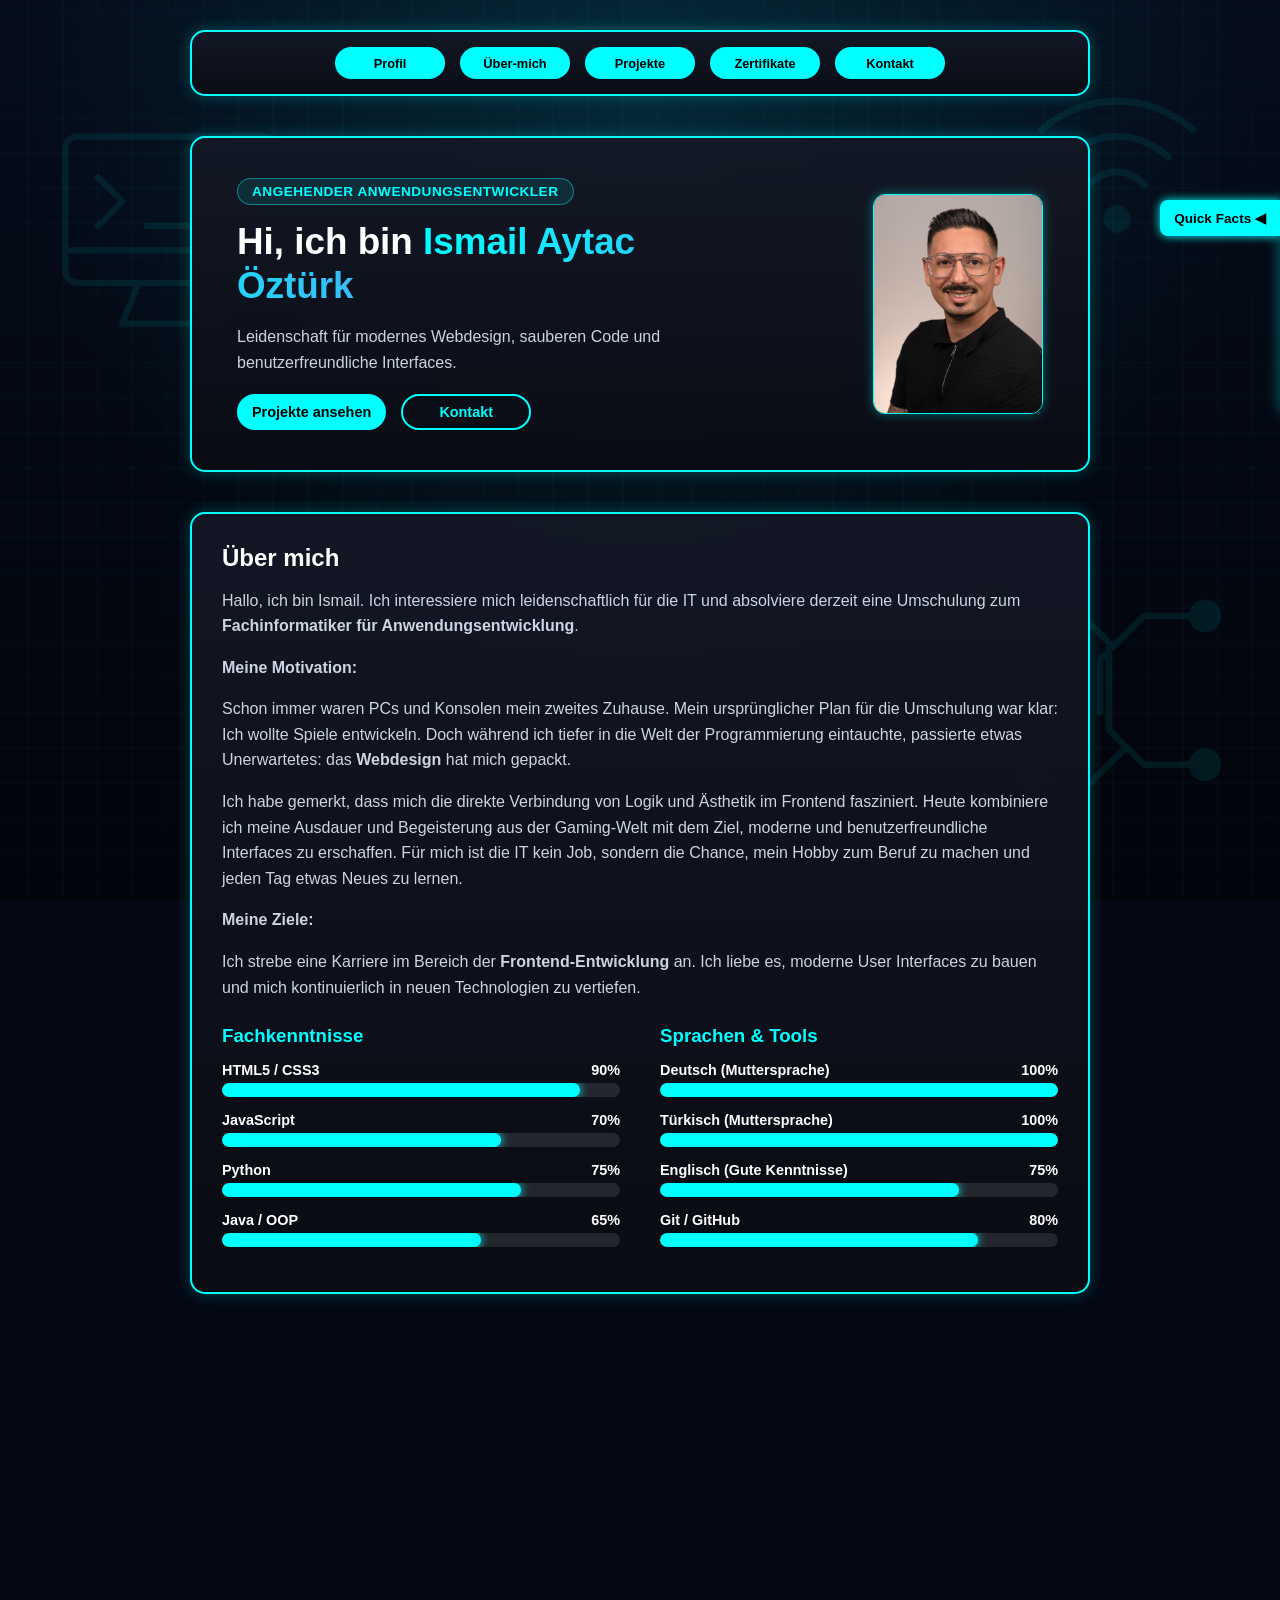
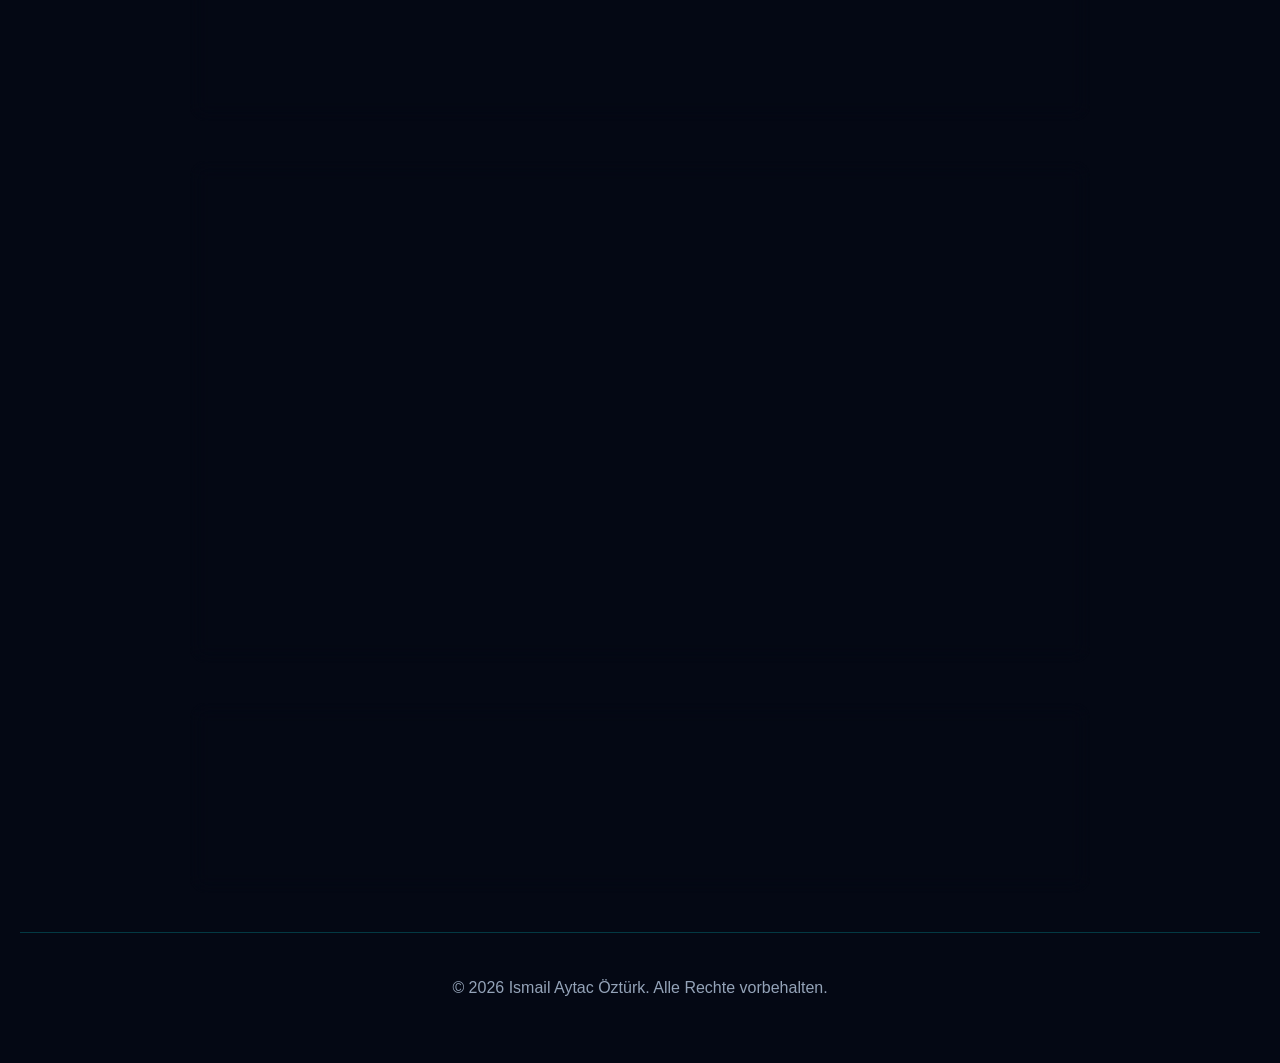
<file: index.html>
<!DOCTYPE html>
<html lang="de">

<head>
    <meta charset="UTF-8">
    <meta name="viewport" content="width=device-width, initial-scale=1.0">
    <title>Ismail Aytac Öztürk – Portfolio</title>
    <link rel="stylesheet" href="webprofil.css?v=3">
</head>

<body>

    <!-- Navigation -->
    <nav class="portfolio-card">
        <ul class="nav-list">
            <li><a href="#profil" class="portfolio-btn btn-neon btn-sm">Profil</a></li>
            <li><a href="#ueber-mich" class="portfolio-btn btn-neon btn-sm">Über-mich</a></li>
            <li><a href="#projekte" class="portfolio-btn btn-neon btn-sm">Projekte</a></li>
            <li><a href="#zertifikate" class="portfolio-btn btn-neon btn-sm">Zertifikate</a></li>
            <li><a href="#kontakt" class="portfolio-btn btn-neon btn-sm">Kontakt</a></li>
        </ul>
    </nav>

    <!-- Quick-Facts Flyout -->
    <div class="quick-facts-panel" id="quickFactsPanel">
        <button class="quick-facts-toggle" id="quickFactsToggle">Quick Facts ◀</button>
        <div class="quick-facts-content">
            <h3>Quick Facts</h3>
            <ul>
                <li><strong>Rolle:</strong> Fachinformatiker AE</li>
                <li><strong>Schwerpunkt:</strong> Frontend & Webdesign</li>
                <li><strong>Stack:</strong> HTML5, CSS3, JS, PHP</li>
                <li><strong>Status:</strong> Umschulung / Bewerbungsphase</li>
            </ul>
        </div>
    </div>

    <!-- Hero / Profil-Bereich -->
    <section id="profil" class="portfolio-card hero-section">
        <div class="hero-text">
            <span class="hero-badge">Angehender Anwendungsentwickler</span>
            <h1>Hi, ich bin <span class="gradient-text">Ismail Aytac Öztürk</span></h1>
            <p>Leidenschaft für modernes Webdesign, sauberen Code und benutzerfreundliche Interfaces.</p>
            <div class="hero-actions">
                <a href="#projekte" class="portfolio-btn btn-neon">Projekte ansehen</a>
                <a href="#kontakt" class="portfolio-btn btn-outline">Kontakt</a>
            </div>
        </div>
        <div class="hero-image-wrapper">
            <img src="ozturk-zuschnitt.jpg" alt="Ismail Aytac Öztürk" class="profile-pic">
        </div>
    </section>

    <!-- Über-mich-Bereich -->
    <section id="ueber-mich" class="portfolio-card">
        <h2>Über mich</h2>
        <p>
            Hallo, ich bin Ismail. Ich interessiere mich leidenschaftlich für die IT und absolviere derzeit eine
            Umschulung zum <strong>Fachinformatiker für Anwendungsentwicklung</strong>.
        </p>

        <p><strong>Meine Motivation:</strong></p>
        <p>
            Schon immer waren PCs und Konsolen mein zweites Zuhause. Mein ursprünglicher Plan für die Umschulung war
            klar: Ich wollte Spiele entwickeln. Doch während ich tiefer in die Welt der Programmierung eintauchte,
            passierte etwas Unerwartetes: das <strong>Webdesign</strong> hat mich gepackt.
        </p>
        <p>
            Ich habe gemerkt, dass mich die direkte Verbindung von Logik und Ästhetik im Frontend fasziniert. Heute
            kombiniere ich meine Ausdauer und Begeisterung aus der Gaming-Welt mit dem Ziel, moderne und
            benutzerfreundliche Interfaces zu erschaffen. Für mich ist die IT kein Job, sondern die Chance, mein Hobby
            zum Beruf zu machen und jeden Tag etwas Neues zu lernen.
        </p>

        <p><strong>Meine Ziele:</strong></p>
        <p>
            Ich strebe eine Karriere im Bereich der <strong>Frontend-Entwicklung</strong> an. Ich liebe es, moderne User
            Interfaces zu bauen und mich kontinuierlich in neuen Technologien zu vertiefen.
        </p>

        <!-- Skills-Bereich -->
        <div class="skills-layout-wrapper">
            <div class="skills-column">
                <h3>Fachkenntnisse</h3>

                <div class="skill-wrapper">
                    <div class="skill-info"><span>HTML5 / CSS3</span><span>90%</span></div>
                    <div class="progress-bar">
                        <div class="progress-fill" style="width: 90%;"></div>
                    </div>
                </div>

                <div class="skill-wrapper">
                    <div class="skill-info"><span>JavaScript</span><span>70%</span></div>
                    <div class="progress-bar">
                        <div class="progress-fill" style="width: 70%;"></div>
                    </div>
                </div>

                <div class="skill-wrapper">
                    <div class="skill-info"><span>Python</span><span>75%</span></div>
                    <div class="progress-bar">
                        <div class="progress-fill" style="width: 75%;"></div>
                    </div>
                </div>

                <div class="skill-wrapper">
                    <div class="skill-info"><span>Java / OOP</span><span>65%</span></div>
                    <div class="progress-bar">
                        <div class="progress-fill" style="width: 65%;"></div>
                    </div>
                </div>
            </div>

            <div class="skills-column">
                <h3>Sprachen & Tools</h3>

                <div class="skill-wrapper">
                    <div class="skill-info"><span>Deutsch (Muttersprache)</span><span>100%</span></div>
                    <div class="progress-bar">
                        <div class="progress-fill" style="width: 100%;"></div>
                    </div>
                </div>

                <div class="skill-wrapper">
                    <div class="skill-info"><span>Türkisch (Muttersprache)</span><span>100%</span></div>
                    <div class="progress-bar">
                        <div class="progress-fill" style="width: 100%;"></div>
                    </div>
                </div>

                <div class="skill-wrapper">
                    <div class="skill-info"><span>Englisch (Gute Kenntnisse)</span><span>75%</span></div>
                    <div class="progress-bar">
                        <div class="progress-fill" style="width: 75%;"></div>
                    </div>
                </div>

                <div class="skill-wrapper">
                    <div class="skill-info"><span>Git / GitHub</span><span>80%</span></div>
                    <div class="progress-bar">
                        <div class="progress-fill" style="width: 80%;"></div>
                    </div>
                </div>
            </div>
        </div>
    </section>

    <!-- Projekte-Bereich -->
    <section id="projekte" class="portfolio-card">
        <h2>Meine Projekte</h2>

        <div class="projects-grid">
            <!-- Projekt 1: CaloTrek -->
            <div class="project-card">
                <div class="project-header">
                    <h3>CaloTrek</h3>
                    <span class="project-badge">Web-App</span>
                </div>
                <p class="project-description">
                    Ein interaktiver Kalorien- und Makronährstoff-Tracker zur präzisen Dokumentation und Analyse
                    täglicher Nährwerte, Mahlzeiten und Fitnessziele.
                </p>
                <div class="project-tech">
                    <span>JavaScript</span>
                    <span>HTML5</span>
                    <span>CSS3</span>
                    <span>Local Storage</span>
                </div>
                <div class="project-actions">
                    <a href="calotrek/index.html" target="_blank" rel="noopener noreferrer"
                        class="portfolio-btn btn-neon btn-sm">Live Demo ↗</a>
                    <a href="https://github.com/ismail-ozt/calotrek" target="_blank" rel="noopener noreferrer"
                        class="portfolio-btn btn-outline btn-sm">GitHub ↗</a>
                </div>
            </div>

            <!-- Projekt 2: Web-Portfolio -->
            <div class="project-card">
                <div class="project-header">
                    <h3>Web-Portfolio</h3>
                    <span class="project-badge">Live</span>
                </div>
                <p class="project-description">
                    Eigenständig gestaltetes Entwickler-Portfolio mit modernem Cyber-/Dark-Look, Glassmorphism-Effekten,
                    dynamischer Seitenleiste und voller Responsivität.
                </p>
                <div class="project-tech">
                    <span>HTML5</span>
                    <span>CSS3</span>
                    <span>JavaScript</span>
                    <span>Git Workflow</span>
                </div>
                <div class="project-actions">
                    <a href="https://github.com/ismail-ozt/portfolio" target="_blank" rel="noopener noreferrer"
                        class="portfolio-btn btn-neon btn-sm">Code auf GitHub ↗</a>
                </div>
            </div>
        </div>
    </section>

    <!-- Zertifikate-Bereich -->
    <section id="zertifikate" class="portfolio-card">
        <h2>Zertifikate & Qualifikationen</h2>

        <div class="projects-grid">
            <!-- 1. PCEP Python Zertifikat -->
            <div class="project-card">
                <div class="project-header">
                    <h3>PCEP™ Python</h3>
                    <span class="project-badge">Zertifikat</span>
                </div>
                <p class="project-description">
                    Offizieller Nachweis über fundierte Kenntnisse in prozeduraler und objektorientierter
                    Programmierung, Datenstrukturen, Kontrollstrukturen und logischem Problemlösen.
                </p>
                <div class="project-tech">
                    <span>Python 3</span>
                    <span>PCEP-30-02</span>
                </div>
                <div class="project-actions">
                    <a href="python-zertifikat.pdf" target="_blank" rel="noopener noreferrer"
                        class="portfolio-btn btn-neon btn-sm">Zertifikat ansehen (PDF) ↗</a>
                </div>
            </div>

            <!-- 2. GFN OOP & Java Zertifikat -->
            <div class="project-card">
                <div class="project-header">
                    <h3>OOP & Java</h3>
                    <span class="project-badge">GFN (180 UE)</span>
                </div>
                <p class="project-description">
                    Fundierte Weiterbildung in objektorientiertem Softwaredesign (OOA/OOD), praktischer Umsetzung mit
                    Java, Softwaremodellierung via UML sowie relationalen Datenbanken.
                </p>
                <div class="project-tech">
                    <span>Java / OOP</span>
                    <span>UML & SQL</span>
                </div>
                <div class="project-actions">
                    <a href="gfn-oop-zertifikat.pdf" target="_blank" rel="noopener noreferrer"
                        class="portfolio-btn btn-neon btn-sm">Zertifikat ansehen (PDF) ↗</a>
                </div>
            </div>

            <!-- 3. GFN KI Zertifikat -->
            <div class="project-card">
                <div class="project-header">
                    <h3>Künstliche Intelligenz</h3>
                    <span class="project-badge">GFN Weiterbildung</span>
                </div>
                <p class="project-description">
                    Zertifizierter Nachweis über Funktionsweisen moderner KI-Technologien sowie praxisnahe Kompetenzen
                    zu Chancen, Risiken, rechtlichen Rahmenbedingungen und Datenschutz.
                </p>
                <div class="project-tech">
                    <span>Prompting & KI</span>
                    <span>Datenschutz</span>
                </div>
                <div class="project-actions">
                    <a href="gfn-ki-zertifikat.pdf" target="_blank" rel="noopener noreferrer"
                        class="portfolio-btn btn-neon btn-sm">Zertifikat ansehen (PDF) ↗</a>
                </div>
            </div>
        </div>
    </section>

    <!-- Kontakt-Bereich -->
    <section id="kontakt" class="portfolio-card">
        <h2>Kontakt</h2>
        <p>Lass uns vernetzen! Du findest mich auf diesen Plattformen:</p>
        <div class="contact-links">
            <a href="mailto:deine-email@example.com" class="portfolio-btn btn-neon">E-Mail senden</a>
            <a href="https://github.com/ismail-ozt" target="_blank" rel="noopener noreferrer"
                class="portfolio-btn btn-github">GitHub</a>
        </div>
    </section>

    <!-- Footer -->
    <footer>
        <p>© 2026 Ismail Aytac Öztürk. Alle Rechte vorbehalten.</p>
    </footer>

    <!-- Back-to-Top Button -->
    <button class="back-to-top" id="backToTopBtn" title="Nach oben">↑</button>

    <script>
        // Back to top Button Logik
        const backToTopBtn = document.getElementById('backToTopBtn');
        window.onscroll = function () {
            if (document.body.scrollTop > 300 || document.documentElement.scrollTop > 300) {
                backToTopBtn.style.display = "block";
            } else {
                backToTopBtn.style.display = "none";
            }
        };
        backToTopBtn.addEventListener('click', () => {
            window.scrollTo({ top: 0, behavior: 'smooth' });
        });

        // Quick Facts Toggle
        const panel = document.getElementById('quickFactsPanel');
        const toggleBtn = document.getElementById('quickFactsToggle');
        toggleBtn.addEventListener('click', () => {
            panel.classList.toggle('open');
        });
    </script>
</body>

</html>
</file>
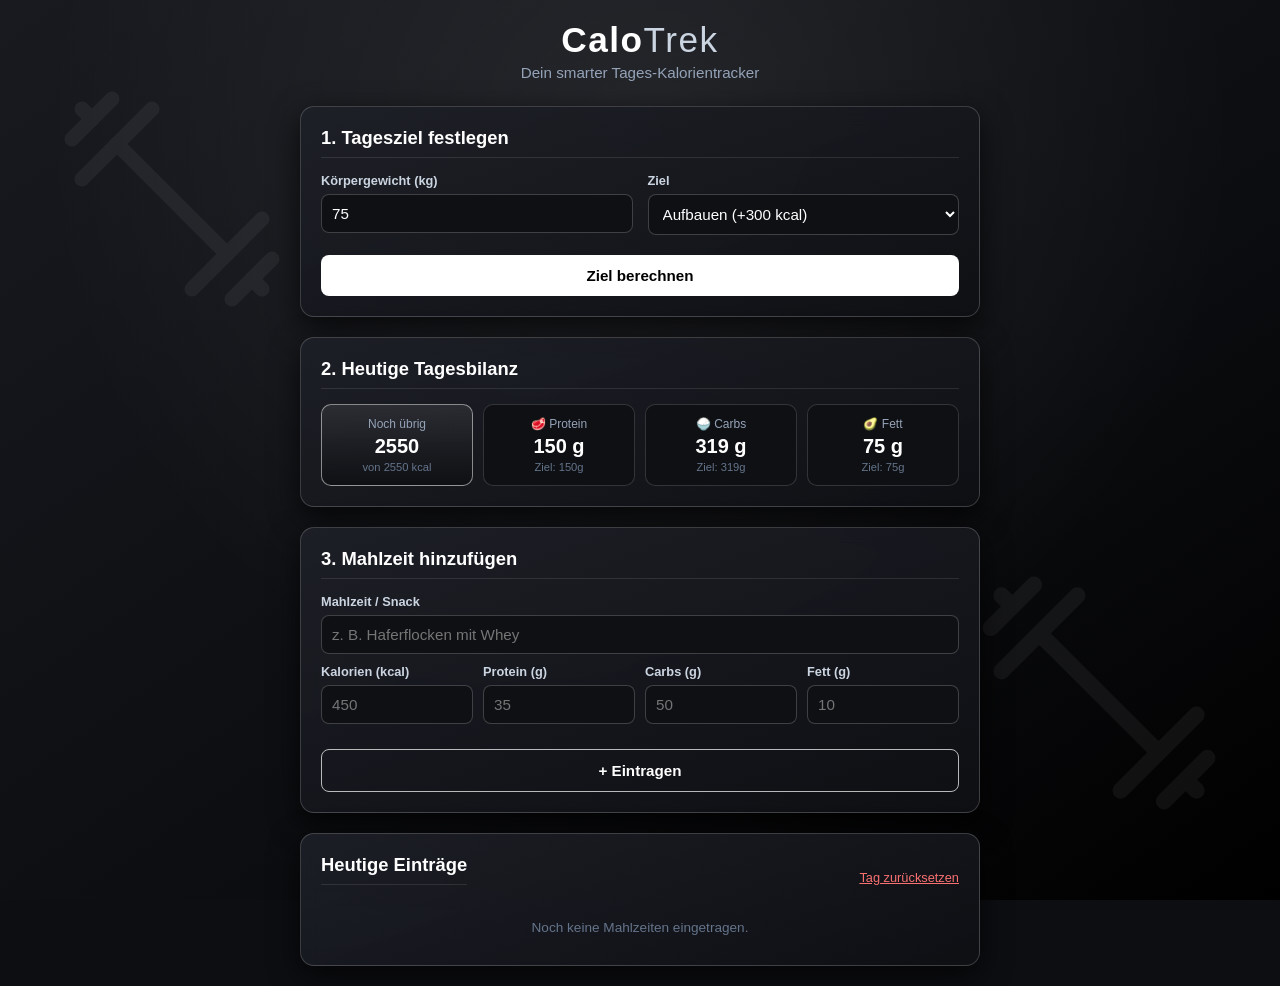
<file: calotrek/index.html>
<!DOCTYPE html>
<!-- Gibt dem Browser an, dass es sich um ein HTML5-Dokument handelt und die Sprache Deutsch ist -->
<html lang="de">

<head>
    <!-- Zeichensatz UTF-8 unterstützt Umlaute wie ä, ö, ü -->
    <meta charset="UTF-8">
    <!-- Viewport sorgt dafür, dass die Seite auf Smartphones und Tablets korrekt skaliert (Responsive) -->
    <meta name="viewport" content="width=device-width, initial-scale=1.0">
    <title>CaloTrek | Daily Tracker</title>
    <!-- Verknüpfung mit unserer CSS-Datei für das Design -->
    <link rel="stylesheet" href="style.css">
</head>

<body>
    <!-- Hauptcontainer (zentriert den gesamten Inhalt) -->
    <main class="app-wrapper">

        <!-- Kopfbereich mit Titel und Untertitel -->
        <header>
            <h1>Calo<span>Trek</span></h1>
            <p>Dein smarter Tages-Kalorientracker</p>
        </header>

        <!-- ==========================================
             1. BEREICH: FORMULAR FÜR DAS TAGESZIEL
             ========================================== -->
        <section class="card">
            <h2>1. Tagesziel festlegen</h2>
            <form id="goalForm">
                <div class="form-row">
                    <!-- Eingabefeld für das Körpergewicht -->
                    <div class="input-field">
                        <label for="weight">Körpergewicht (kg)</label>
                        <input type="number" id="weight" placeholder="z. B. 75" required min="30" max="250">
                    </div>
                    <!-- Dropdown-Auswahl für das Trainingsziel -->
                    <div class="input-field">
                        <label for="goal">Ziel</label>
                        <select id="goal">
                            <option value="cut">Abnehmen (-500 kcal)</option>
                            <option value="hold">Gewicht halten</option>
                            <option value="bulk" selected>Aufbauen (+300 kcal)</option>
                        </select>
                    </div>
                </div>
                <button type="submit" class="btn btn-primary">Ziel berechnen</button>
            </form>
        </section>

        <!-- ==========================================
             2. BEREICH: TAGESBILANZ / DASHBOARD
             (Hier werden die berechneten Restwerte angezeigt)
             ========================================== -->
        <section id="dashboard" class="card dashboard-card">
            <h2>2. Heutige Tagesbilanz</h2>
            <div class="status-grid">
                <!-- Restkalorien-Box -->
                <div class="status-box main-kcal">
                    <span class="status-label">Noch übrig</span>
                    <span class="status-val" id="remainingKcal">0</span>
                    <span class="status-sub">von <span id="targetKcal">0</span> kcal</span>
                </div>
                <!-- Restprotein-Box -->
                <div class="status-box">
                    <span class="status-label">🥩 Protein</span>
                    <span class="status-val" id="remainingProtein">0 g</span>
                    <span class="status-sub">Ziel: <span id="targetProtein">0</span>g</span>
                </div>
                <!-- Restkohlenhydrate-Box -->
                <div class="status-box">
                    <span class="status-label">🍚 Carbs</span>
                    <span class="status-val" id="remainingCarbs">0 g</span>
                    <span class="status-sub">Ziel: <span id="targetCarbs">0</span>g</span>
                </div>
                <!-- Restfett-Box -->
                <div class="status-box">
                    <span class="status-label">🥑 Fett</span>
                    <span class="status-val" id="remainingFats">0 g</span>
                    <span class="status-sub">Ziel: <span id="targetFats">0</span>g</span>
                </div>
            </div>
        </section>

        <!-- ==========================================
             3. BEREICH: FORMULAR FÜR NEUE MAHLZEITEN
             ========================================== -->
        <section class="card">
            <h2>3. Mahlzeit hinzufügen</h2>
            <form id="entryForm">
                <!-- Name des Lebensmittels -->
                <div class="input-field">
                    <label for="foodName">Mahlzeit / Snack</label>
                    <input type="text" id="foodName" placeholder="z. B. Haferflocken mit Whey" required>
                </div>
                <!-- Nährwerteingaben im 4er-Raster -->
                <div class="form-grid-4">
                    <div class="input-field">
                        <label for="foodKcal">Kalorien (kcal)</label>
                        <input type="number" id="foodKcal" placeholder="450" required min="0">
                    </div>
                    <div class="input-field">
                        <label for="foodProtein">Protein (g)</label>
                        <input type="number" id="foodProtein" placeholder="35" min="0">
                    </div>
                    <div class="input-field">
                        <label for="foodCarbs">Carbs (g)</label>
                        <input type="number" id="foodCarbs" placeholder="50" min="0">
                    </div>
                    <div class="input-field">
                        <label for="foodFats">Fett (g)</label>
                        <input type="number" id="foodFats" placeholder="10" min="0">
                    </div>
                </div>
                <button type="submit" class="btn btn-secondary">+ Eintragen</button>
            </form>
        </section>

        <!-- ==========================================
             4. BEREICH: LISTE DER HEUTIGEN MAHLZEITEN
             ========================================== -->
        <section class="card">
            <div class="list-header">
                <h2>Heutige Einträge</h2>
                <!-- Button, um alle Einträge auf einmal zu löschen -->
                <button id="resetBtn" class="btn-text">Tag zurücksetzen</button>
            </div>
            <!-- In diese <ul> Liste fügt JavaScript die Mahlzeiten automatisch ein -->
            <ul id="foodList" class="food-list"></ul>
        </section>
    </main>

    <!-- Verknüpfung mit unserer JavaScript-Datei für die Logik -->
    <script src="app.js"></script>
</body>

</html>
</file>
<file: webprofil.css>
/* ==========================================================================
   1. GLOBAL RESET & CYBER-HINTERGRUND
   ========================================================================== */

* {
    box-sizing: border-box;
}

body {
    background-color: #040814;
    background-image:
        url("data:image/svg+xml,%3Csvg xmlns='http://www.w3.org/2000/svg' viewBox='0 0 64 64' fill='none' stroke='%2300ffff' stroke-width='1.5' stroke-linecap='round' stroke-linejoin='round' opacity='0.08'%3E%3Crect x='6' y='10' width='52' height='36' rx='3'/%3E%3Cpath d='M24 46l-4 10h24l-4-10'/%3E%3Cpath d='M14 20l6 6-6 6'/%3E%3Cpath d='M26 32h14'/%3E%3Cpath d='M6 38h52'/%3E%3C/svg%3E"),
        url("data:image/svg+xml,%3Csvg xmlns='http://www.w3.org/2000/svg' viewBox='0 0 64 64' fill='none' stroke='%2300ffff' stroke-width='2' stroke-linecap='round' stroke-linejoin='round' opacity='0.07'%3E%3Cpath d='M10 22c13-11 31-11 44 0'/%3E%3Cpath d='M17 30c9-8 21-8 30 0'/%3E%3Cpath d='M24 38c5-5 11-5 16 0'/%3E%3Ccircle cx='32' cy='48' r='3' fill='%2300ffff'/%3E%3C/svg%3E"),
        url("data:image/svg+xml,%3Csvg xmlns='http://www.w3.org/2000/svg' viewBox='0 0 64 64' fill='none' stroke='%2300ffff' stroke-width='1.5' stroke-linecap='round' stroke-linejoin='round' opacity='0.08'%3E%3Cpath d='M8 12h16l10 10v20l8 8h14'/%3E%3Ccircle cx='8' cy='12' r='3' fill='%2300ffff'/%3E%3Ccircle cx='56' cy='50' r='3' fill='%2300ffff'/%3E%3Cpath d='M56 16H42L32 26v12'/%3E%3Ccircle cx='56' cy='16' r='3' fill='%2300ffff'/%3E%3Cpath d='M16 54h14l8-8'/%3E%3Ccircle cx='16' cy='54' r='3' fill='%2300ffff'/%3E%3C/svg%3E"),
        radial-gradient(circle at 50% 10%, rgba(0, 255, 255, 0.12) 0%, transparent 60%),
        linear-gradient(rgba(0, 255, 255, 0.03) 1px, transparent 1px),
        linear-gradient(90deg, rgba(0, 255, 255, 0.03) 1px, transparent 1px),
        linear-gradient(180deg, #050c1b 0%, #02040a 100%);
    background-position:
        left 4% top 15%,
        right 5% top 8%,
        right 4% bottom 12%,
        center center,
        center center,
        center center,
        center center;
    background-size:
        260px 260px,
        220px 220px,
        280px 280px,
        100% 100%,
        35px 35px,
        35px 35px,
        100% 100%;
    background-repeat: no-repeat, no-repeat, no-repeat, no-repeat, repeat, repeat, no-repeat;
    background-attachment: fixed;
    min-height: 100vh;
    margin: 0;
    font-family: sans-serif;
    padding: 20px;
    color: whitesmoke;
}

/* ==========================================================================
   2. KARTEN-CONTAINER (GLASSMORPHISM)
   ========================================================================== */

.portfolio-card {
    max-width: 900px;
    margin: 40px auto;
    padding: 30px;
    color: whitesmoke;
    background: linear-gradient(to bottom, rgba(20, 24, 38, 0.94), rgba(10, 12, 20, 0.96));
    backdrop-filter: blur(10px);
    border: 2px solid cyan;
    border-radius: 15px;
    box-shadow: 0 0 15px rgba(0, 255, 255, 0.25);
}

.portfolio-card h2 {
    color: white;
    margin-top: 0;
    margin-bottom: 15px;
}

.portfolio-card p {
    line-height: 1.6;
    color: #cbd5e1;
}

/* ==========================================================================
   3. NAVIGATION
   ========================================================================== */

nav.portfolio-card {
    padding: 15px;
    display: flex;
    justify-content: center;
    align-items: center;
    margin-top: 10px;
}

.nav-list {
    list-style: none;
    display: flex;
    gap: 15px;
    padding: 0;
    margin: 0;
    flex-wrap: wrap;
    justify-content: center;
}

/* ==========================================================================
   4. BUTTON-KOMPONENTEN
   ========================================================================== */

.portfolio-btn {
    display: inline-flex;
    align-items: center;
    justify-content: center;
    min-width: 130px;
    padding: 0 15px;
    height: 36px;
    border-radius: 25px;
    font-weight: bold;
    text-decoration: none;
    transition: all 0.3s ease;
    cursor: pointer;
    border: none;
    font-size: 0.9rem;
}

.btn-sm {
    min-width: 110px;
    height: 32px;
    font-size: 0.8rem;
    padding: 0 12px;
}

.btn-neon {
    background-color: cyan;
    color: black;
}

.btn-outline {
    background: transparent;
    color: #00ffff;
    border: 2px solid #00ffff;
}

.btn-outline:hover {
    background: rgba(0, 255, 255, 0.15);
    color: #fff;
    box-shadow: 0 0 15px rgba(0, 255, 255, 0.5);
}

.portfolio-btn:hover {
    transform: translateY(-2px);
    box-shadow: 0 0 15px cyan;
    filter: brightness(1.15);
}

.btn-github {
    background-color: #24292e !important;
    color: whitesmoke !important;
    border: 1px solid rgba(255, 255, 255, 0.2) !important;
    gap: 8px;
}

/* ==========================================================================
   5. HERO-BEREICH (2-SPALTEN-LAYOUT)
   ========================================================================== */

.hero-section {
    display: flex;
    flex-direction: row;
    align-items: center;
    justify-content: space-between;
    text-align: left;
    gap: 45px;
    padding: 40px 45px;
}

.hero-text {
    flex: 1.4;
}

.hero-badge {
    display: inline-block;
    color: #00ffff;
    background: rgba(0, 255, 255, 0.1);
    border: 1px solid rgba(0, 255, 255, 0.4);
    padding: 5px 14px;
    border-radius: 20px;
    font-size: 0.85rem;
    font-weight: bold;
    margin-bottom: 15px;
    text-transform: uppercase;
    letter-spacing: 0.5px;
}

.hero-text h1 {
    font-size: 2.3rem;
    margin: 0 0 15px 0;
    line-height: 1.2;
    color: white;
}

.gradient-text {
    background: linear-gradient(90deg, #00ffff, #38bdf8);
    background-clip: text;
    -webkit-background-clip: text;
    -webkit-text-fill-color: transparent;
}

.hero-actions {
    display: flex;
    gap: 15px;
    flex-wrap: wrap;
    margin-top: 18px;
}

.hero-image-wrapper {
    flex: 0.8;
    display: flex;
    justify-content: flex-end;
    align-items: center;
}

.profile-pic {
    width: 170px;
    height: 220px;
    object-fit: cover;
    object-position: center top;
    border-radius: 12px;
    border: 1.5px solid #00ffff;
    box-shadow: 0 0 12px rgba(0, 255, 255, 0.35);
    display: block;

    transform: translateZ(0);
    backface-visibility: hidden;
    will-change: transform, box-shadow;
    transition: transform 0.3s ease, box-shadow 0.3s ease;
}

.profile-pic:hover {
    transform: translateY(-4px) translateZ(0);
    box-shadow: 0 15px 35px rgba(0, 0, 0, 0.8),
        0 0 28px rgba(0, 255, 255, 0.6);
}

/* ==========================================================================
   6. SKILLS & FORTSCHRITTSBALKEN
   ========================================================================== */

.skills-layout-wrapper {
    display: flex;
    justify-content: space-between;
    gap: 40px;
    margin-top: 25px;
    flex-wrap: wrap;
}

.skills-column {
    flex: 1;
    min-width: 280px;
}

.skills-column h3 {
    margin-top: 0;
    margin-bottom: 15px;
    color: #00ffff;
}

.skill-wrapper {
    width: 100%;
    margin-bottom: 15px;
}

.skill-info {
    display: flex;
    justify-content: space-between;
    margin-bottom: 5px;
    color: #fff;
    font-weight: bold;
    font-size: 0.9rem;
}

.progress-bar {
    width: 100%;
    height: 14px;
    background-color: rgba(255, 255, 255, 0.1);
    border-radius: 10px;
    overflow: hidden;
}

.progress-fill {
    height: 100%;
    background-color: #00ffff;
    box-shadow: 0 0 10px #00ffff;
    border-radius: 10px;
}

/* ==========================================================================
   7. PROJEKT- & ZERTIFIKATSKARTEN (FLEXBOX-ALIGNMENT)
   ========================================================================== */

.projects-grid {
    display: flex;
    gap: 20px;
    margin-top: 20px;
    align-items: stretch;
}

.project-card {
    flex: 1;
    padding: 22px;
    background: rgba(255, 255, 255, 0.04);
    border: 1px solid rgba(0, 255, 255, 0.3);
    border-radius: 15px;
    box-shadow: 0 0 8px rgba(0, 255, 255, 0.15);
    display: flex;
    flex-direction: column;
    height: 100%;
    transition: all 0.3s ease;
}

.project-card:hover {
    transform: translateY(-4px);
    border-color: cyan;
    box-shadow: 0 0 18px rgba(0, 255, 255, 0.4);
}

.project-header {
    display: flex;
    justify-content: space-between;
    align-items: flex-start;
    gap: 10px;
    margin-bottom: 12px;
    min-height: 48px;
}

.project-header h3 {
    margin: 0;
    color: white;
    font-size: 1.1rem;
    line-height: 1.3;
}

.project-badge {
    font-size: 0.72rem;
    color: #00ffff;
    background: rgba(0, 255, 255, 0.1);
    border: 1px solid rgba(0, 255, 255, 0.3);
    padding: 2px 8px;
    border-radius: 10px;
    font-weight: bold;
    white-space: nowrap;
    flex-shrink: 0;
}

.project-description {
    font-size: 0.9rem;
    line-height: 1.5;
    color: #cbd5e1;
    margin-bottom: 15px;
    flex-grow: 1;
}

.project-tech {
    display: flex;
    gap: 8px;
    flex-wrap: wrap;
    margin-bottom: 18px;
}

.project-tech span {
    font-size: 0.72rem;
    color: #00ffff;
    border: 1px solid rgba(0, 255, 255, 0.4);
    padding: 3px 9px;
    border-radius: 20px;
    background: rgba(0, 255, 255, 0.08);
    font-weight: bold;
}

.project-actions {
    display: flex;
    gap: 10px;
    flex-wrap: wrap;
    margin-top: auto;
}

/* ==========================================================================
   8. KONTAKT & FOOTER
   ========================================================================== */

#kontakt {
    text-align: center;
}

.contact-links {
    display: flex;
    justify-content: center;
    align-items: center;
    gap: 20px;
    margin-top: 20px;
    flex-wrap: wrap;
}

.back-to-top {
    position: fixed;
    bottom: 30px;
    right: 30px;
    width: 48px;
    height: 48px;
    background-color: rgba(4, 8, 20, 0.85);
    color: #00ffff;
    border: 2px solid #00ffff;
    border-radius: 50%;
    font-size: 22px;
    cursor: pointer;
    display: none;
    z-index: 1000;
    box-shadow: 0 0 15px rgba(0, 255, 255, 0.5);
    transition: all 0.3s ease;
}

.back-to-top:hover {
    background-color: #00ffff;
    color: #000;
    box-shadow: 0 0 25px #00ffff;
    transform: translateY(-4px);
}

footer {
    padding: 30px;
    text-align: center;
    border-top: 1px solid rgba(0, 255, 255, 0.2);
    color: #94a3b8;
    margin-top: 40px;
}

/* ==========================================================================
   9. QUICK-FACTS FLYOUT (SIDEBAR)
   ========================================================================== */

.quick-facts-panel {
    position: fixed;
    top: 200px;
    right: 0;
    display: flex;
    align-items: flex-start;
    transform: translateX(220px);
    transition: transform 0.4s ease;
    z-index: 1100;
}

.quick-facts-panel.open,
.quick-facts-panel:hover {
    transform: translateX(0);
}

.quick-facts-toggle {
    background-color: cyan;
    color: #000;
    border: none;
    padding: 10px 14px;
    font-weight: bold;
    font-size: 0.85rem;
    cursor: pointer;
    border-top-left-radius: 8px;
    border-bottom-left-radius: 8px;
    box-shadow: 0 0 10px cyan;
    white-space: nowrap;
}

.quick-facts-content {
    width: 220px;
    background: rgba(16, 24, 38, 0.95);
    border: 2px solid cyan;
    border-right: none;
    border-bottom-left-radius: 12px;
    padding: 15px;
    box-shadow: 0 0 15px rgba(0, 255, 255, 0.4);
}

.quick-facts-content h3 {
    margin-top: 0;
    margin-bottom: 10px;
    font-size: 1.1rem;
    color: cyan;
    text-align: center;
}

.quick-facts-content ul {
    list-style: none;
    padding: 0;
    margin: 0;
    display: flex;
    flex-direction: column;
    gap: 8px;
}

.quick-facts-content li {
    font-size: 0.85rem;
    color: whitesmoke;
    border-bottom: 1px solid rgba(0, 255, 255, 0.2);
    padding-bottom: 4px;
}

/* ==========================================================================
   10. RESPONSIVE DESIGN (MEDIA QUERIES)
   ========================================================================== */

@media (max-width: 768px) {
    body {
        background-size:
            160px 160px,
            140px 140px,
            180px 180px,
            100% 100%,
            30px 30px,
            30px 30px,
            100% 100%;
        background-position:
            left 2% top 8%,
            right 2% top 4%,
            right 2% bottom 6%,
            center center,
            center center,
            center center,
            center center;
        padding: 10px;
    }

    .hero-section {
        flex-direction: column-reverse;
        text-align: center;
        padding: 25px 20px;
        gap: 25px;
    }

    .hero-actions {
        justify-content: center;
    }

    .hero-image-wrapper {
        justify-content: center;
    }

    .profile-pic {
        width: 180px;
        height: 230px;
    }

    .nav-list {
        flex-direction: column;
        gap: 10px;
        align-items: center;
    }

    .projects-grid {
        flex-direction: column;
    }

    .portfolio-card {
        margin: 20px 5px;
        padding: 20px 15px;
    }

    .quick-facts-panel {
        top: auto;
        bottom: 90px;
    }
}
</file>
<file: calotrek/style.css>
/* ==========================================================
   1. GLOBALE BASIS-EINSTELLUNGEN
   ========================================================== */

/* Sorgt dafür, dass Padding und Border sauber in der Elementbreite bleiben */
* {
    box-sizing: border-box;
    margin: 0;
    padding: 0;
    font-family: -apple-system, BlinkMacSystemFont, "Segoe UI", Roboto, sans-serif;
}

/* Hintergrund: Tiefer Schwarz-Grau-Farbverlauf mit dezenten weißen Hantel-Konturen */
body {
    background-color: #0d0e12;
    background-image:
        /* 1. Hantel links oben in feinem Weiß */
        url("data:image/svg+xml,%3Csvg xmlns='http://www.w3.org/2000/svg' viewBox='0 0 24 24' fill='none' stroke='%23ffffff' stroke-width='1.5' stroke-linecap='round' stroke-linejoin='round' opacity='0.05'%3E%3Cpath d='m6.5 6.5 11 11'/%3E%3Cpath d='m21 21-1-1'/%3E%3Cpath d='m3 3 1 1'/%3E%3Cpath d='m18 22 4-4'/%3E%3Cpath d='m2 6 4-4'/%3E%3Cpath d='m3 10 7-7'/%3E%3Cpath d='m14 21 7-7'/%3E%3C/svg%3E"),
        /* 2. Hantel rechts unten in feinem Weiß */
        url("data:image/svg+xml,%3Csvg xmlns='http://www.w3.org/2000/svg' viewBox='0 0 24 24' fill='none' stroke='%23ffffff' stroke-width='1.5' stroke-linecap='round' stroke-linejoin='round' opacity='0.05'%3E%3Cpath d='m6.5 6.5 11 11'/%3E%3Cpath d='m21 21-1-1'/%3E%3Cpath d='m3 3 1 1'/%3E%3Cpath d='m18 22 4-4'/%3E%3Cpath d='m2 6 4-4'/%3E%3Cpath d='m3 10 7-7'/%3E%3Cpath d='m14 21 7-7'/%3E%3C/svg%3E"),
        /* 3. Zentraler sanfter Lichtschein in Hellgrau/Weiß */
        radial-gradient(circle at 50% 15%, rgba(255, 255, 255, 0.08) 0%, transparent 60%),
        /* 4. Fließender Verlauf von Dunkelgrau zu tiefem Schwarz */
        linear-gradient(145deg, #181a20 0%, #0c0d10 60%, #000000 100%);
    background-position:
        left 5% top 12%,
        right 5% bottom 12%,
        center center,
        center center;
    background-size:
        240px 240px,
        260px 260px,
        100% 100%,
        100% 100%;
    background-repeat: no-repeat;
    background-attachment: fixed;
    color: #e2e8f0;
    min-height: 100vh;
    padding: 20px 15px;
    display: flex;
    justify-content: center;
}

/* Hauptcontainer für die gesamte App */
.app-wrapper {
    width: 100%;
    max-width: 680px;
    display: flex;
    flex-direction: column;
    gap: 20px;
}

/* Header-Styling */
header {
    text-align: center;
    margin-bottom: 5px;
}

header h1 {
    font-size: 2.2rem;
    letter-spacing: 1.5px;
    color: #ffffff;
}

/* Weißer Akzent im Titel */
header h1 span {
    color: #cbd5e1;
    font-weight: 300;
}

header p {
    color: #94a3b8;
    font-size: 0.95rem;
    margin-top: 4px;
}

/* ==========================================================
   2. KARTEN & FORMULARE (CARDS & INPUTS)
   ========================================================== */

/* Karte mit dezentem Schwarz-Grau-Farbverlauf und weißer Kontur */
.card {
    background: linear-gradient(160deg, rgba(30, 32, 40, 0.92) 0%, rgba(15, 16, 20, 0.95) 100%);
    border: 1px solid rgba(255, 255, 255, 0.18);
    border-radius: 14px;
    padding: 20px;
    box-shadow: 0 10px 30px rgba(0, 0, 0, 0.7);
    backdrop-filter: blur(10px);
}

h2 {
    font-size: 1.15rem;
    margin-bottom: 15px;
    color: #ffffff;
    border-bottom: 1px solid rgba(255, 255, 255, 0.1);
    padding-bottom: 8px;
}

/* 2 Spalten nebeneinander im Formular */
.form-row {
    display: flex;
    gap: 15px;
    margin-bottom: 10px;
}

/* 4 Spalten nebeneinander für die Nährwert-Eingaben */
.form-grid-4 {
    display: grid;
    grid-template-columns: repeat(4, 1fr);
    gap: 10px;
    margin-bottom: 15px;
}

/* Gruppierung von Label und Input */
.input-field {
    flex: 1;
    display: flex;
    flex-direction: column;
    gap: 6px;
    margin-bottom: 10px;
}

label {
    font-size: 0.8rem;
    font-weight: 600;
    color: #cbd5e1;
}

/* Styling für Textfelder, Dropdowns und Nummernfelder */
input,
select {
    background: #0f1014;
    border: 1px solid rgba(255, 255, 255, 0.2);
    border-radius: 8px;
    color: #ffffff;
    padding: 10px;
    font-size: 0.95rem;
    outline: none;
    transition: all 0.2s ease;
    width: 100%;
}

/* Fokus: Weißer Glanzrand beim Anklicken */
input:focus,
select:focus {
    border-color: #ffffff;
    box-shadow: 0 0 10px rgba(255, 255, 255, 0.35);
}

/* ==========================================================
   3. BUTTONS (MONOCHROM WEISS / GRAU)
   ========================================================== */

.btn {
    width: 100%;
    padding: 12px;
    border-radius: 8px;
    font-weight: bold;
    font-size: 0.95rem;
    cursor: pointer;
    border: none;
    transition: transform 0.2s, box-shadow 0.2s, background 0.2s;
}

/* Primärer Button: Solides Weiß mit schwarzer Schrift */
.btn-primary {
    background: #ffffff;
    color: #000000;
}

/* Sekundärer Button: Schwarzer Hintergrund mit weißem Rahmen */
.btn-secondary {
    background: transparent;
    border: 1.5px solid rgba(255, 255, 255, 0.7);
    color: #ffffff;
}

/* Hover-Effekte */
.btn-primary:hover {
    transform: translateY(-2px);
    background: #f1f5f9;
    box-shadow: 0 0 15px rgba(255, 255, 255, 0.4);
}

.btn-secondary:hover {
    transform: translateY(-2px);
    background: rgba(255, 255, 255, 0.1);
    border-color: #ffffff;
    box-shadow: 0 0 12px rgba(255, 255, 255, 0.25);
}

/* ==========================================================
   4. DASHBOARD-STATUSBOXEN (RESTBUDGET)
   ========================================================== */

.status-grid {
    display: grid;
    grid-template-columns: repeat(4, 1fr);
    gap: 10px;
}

.status-box {
    background: #0f1014;
    border: 1px solid rgba(255, 255, 255, 0.15);
    border-radius: 10px;
    padding: 12px 8px;
    text-align: center;
    display: flex;
    flex-direction: column;
    justify-content: center;
}

/* Haupt-Kalorienbox mit weißer Betonung */
.status-box.main-kcal {
    border-color: rgba(255, 255, 255, 0.5);
    background: linear-gradient(180deg, rgba(255, 255, 255, 0.08) 0%, rgba(15, 16, 20, 0.9) 100%);
}

.status-label {
    font-size: 0.75rem;
    color: #94a3b8;
    margin-bottom: 4px;
}

.status-val {
    font-size: 1.25rem;
    font-weight: bold;
    color: #ffffff;
}

.status-sub {
    font-size: 0.7rem;
    color: #64748b;
    margin-top: 3px;
}

/* ==========================================================
   5. MAHLZEITEN-LISTE
   ========================================================== */

.list-header {
    display: flex;
    justify-content: space-between;
    align-items: center;
    margin-bottom: 10px;
}

.btn-text {
    background: none;
    border: none;
    color: #f87171;
    cursor: pointer;
    font-size: 0.8rem;
    text-decoration: underline;
}

.food-list {
    list-style: none;
    display: flex;
    flex-direction: column;
    gap: 8px;
}

.food-item {
    background: #0f1014;
    border: 1px solid rgba(255, 255, 255, 0.12);
    border-radius: 8px;
    padding: 10px 14px;
    display: flex;
    justify-content: space-between;
    align-items: center;
}

.food-details {
    display: flex;
    flex-direction: column;
    gap: 2px;
}

.food-title {
    font-weight: bold;
    font-size: 0.95rem;
    color: #ffffff;
}

.food-macros {
    font-size: 0.8rem;
    color: #94a3b8;
}

.delete-btn {
    background: none;
    border: none;
    color: #64748b;
    font-size: 1.2rem;
    cursor: pointer;
    padding: 4px 8px;
    transition: color 0.2s;
}

.delete-btn:hover {
    color: #f87171;
}

/* ==========================================================
   6. RESPONSIVE DESIGN (MOBIL & TABLET)
   ========================================================== */

/* Tablets & mittlere Screens */
@media (max-width: 768px) {
    body {
        background-size: 180px 180px, 190px 190px, 100% 100%, 100% 100%;
        background-position: left 2% top 8%, right 2% bottom 8%, center center, center center;
    }
}

/* Smartphones (Handys) */
@media (max-width: 600px) {
    body {
        padding: 15px 10px;
        background-size: 120px 120px, 130px 130px, 100% 100%, 100% 100%;
        background-position: left -20px top 5%, right -20px bottom 5%, center center, center center;
    }

    .card {
        padding: 15px;
    }

    header h1 {
        font-size: 1.8rem;
    }

    /* Formularfelder untereinander anordnen */
    .form-row {
        flex-direction: column;
        gap: 0;
    }

    /* 4er-Raster wird zum 2x2 Raster */
    .form-grid-4 {
        grid-template-columns: 1fr 1fr;
        gap: 8px;
    }

    /* Status-Kacheln 2x2 anordnen */
    .status-grid {
        grid-template-columns: 1fr 1fr;
        gap: 8px;
    }

    .status-val {
        font-size: 1.1rem;
    }
}
</file>
